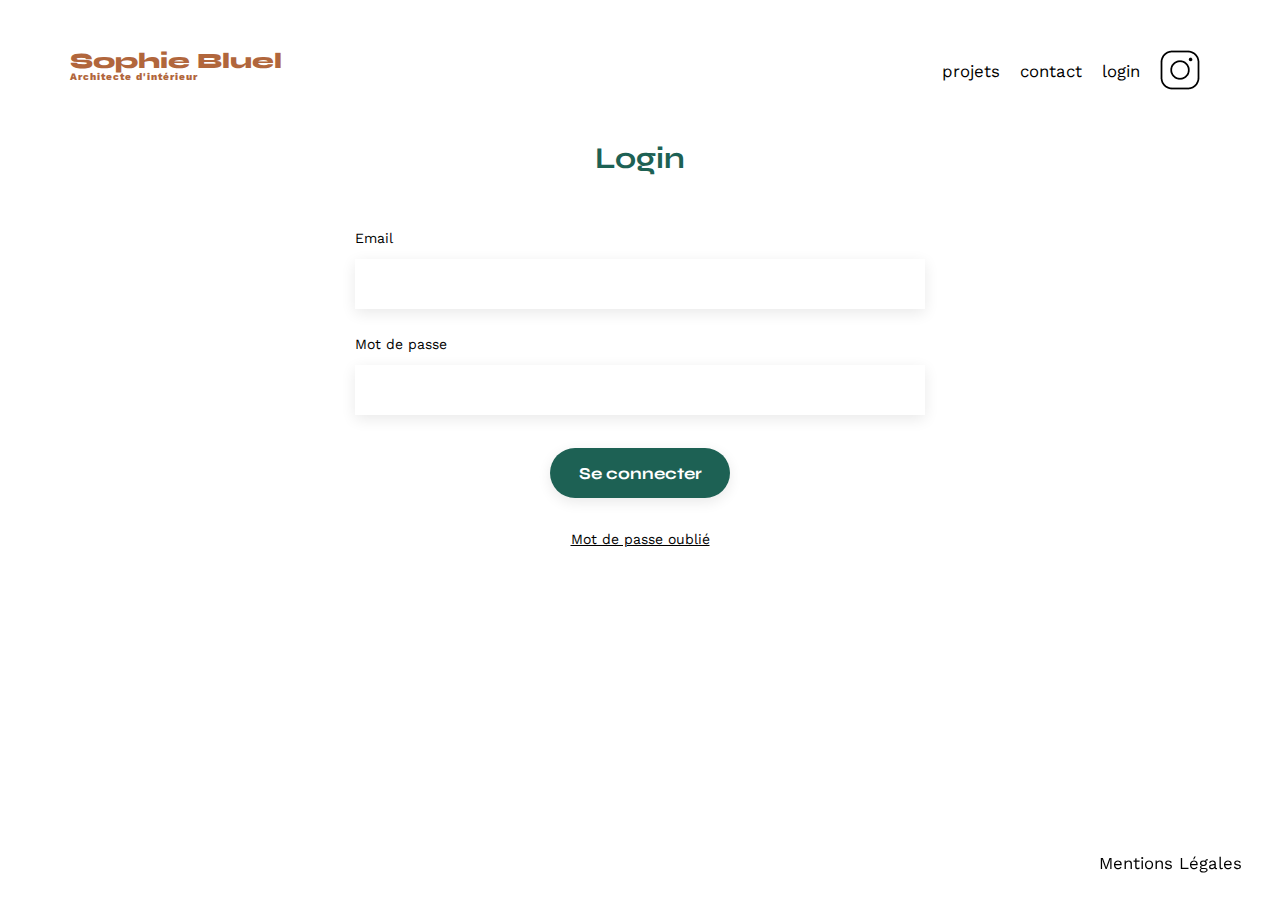
<file: FrontEnd/assets/login.html>
<!DOCTYPE html>
<html lang="fr">
<head>
	<meta charset="UTF-8">
	<title>Sophie Bluel - Architecte d'intérieur</title>
	<meta name="viewport" content="width=device-width, initial-scale=1.0">
	<link rel="preconnect" href="https://fonts.googleapis.com">
	<link rel="preconnect" href="https://fonts.gstatic.com" crossorigin>
	<link href="https://fonts.googleapis.com/css2?family=Syne:wght@700;800&family=Work+Sans&display=swap" rel="stylesheet">
	<meta name="description" content="">
	<link rel="stylesheet" href="./style.css">
	<script type ="module" src="./login.js"></script>
</head>
    <body>
    <header>
        <h1><a href="../index.html" alt="Homepage shortcut">Sophie Bluel <span>Architecte d'intérieur</span></a></h1>
        <nav>
            <ul>
                <li><a href="../index.html" alt="projetspage">projets</a></li>
                <li>contact</li>
                <li>login</li>
                <li><img src="./icons/instagram.png" alt="Instagram"></li>
            </ul>
        </nav>
    </header>
    <main>
        <section id="login" class="forms">
            <h2>Login</h2>
            <form action="#" method="post">
                <label for="email">Email</label>
                <input type="email" name="loginemail">
                <label for="message">Mot de passe</label>
                <input type="password" name="loginpassword">
                <input type="submit" value="Se connecter">
                <a href="#">Mot de passe oublié</a>
            </form>
        </section>
    </main>
    <footer class="footer_login">
        <nav>
            <ul>
                <li>Mentions Légales</li>
            </ul>
        </nav>
    </footer>
</body>
</html>
</file>
<file: FrontEnd/assets/style.css>
/* http://meyerweb.com/eric/tools/css/reset/
   v2.0 | 20110126
   License: none (public domain)
*/

html, body, div, span, applet, object, iframe,
h1, h2, h3, h4, h5, h6, p, blockquote, pre,
a, abbr, acronym, address, big, cite, code,
del, dfn, em, img, ins, kbd, q, s, samp,
small, strike, strong, sub, sup, tt, var,
b, u, i, center,
dl, dt, dd, ol, ul, li,
fieldset, form, label, legend,
table, caption, tbody, tfoot, thead, tr, th, td,
article, aside, canvas, details, embed,
figure, figcaption, footer, header, hgroup,
menu, nav, output, ruby, section, summary,
time, mark, audio, video {
	margin: 0;
	padding: 0;
	border: 0;
	font-size: 100%;
	font: inherit;
	vertical-align: baseline;
}
/* HTML5 display-role reset for older browsers */
article, aside, details, figcaption, figure,
footer, header, hgroup, menu, nav, section {
	display: block;
}
body {
	line-height: 1;
}
ol, ul {
	list-style: none;
}
blockquote, q {
	quotes: none;
}
blockquote:before, blockquote:after,
q:before, q:after {
	content: '';
	content: none;
}
table {
	border-collapse: collapse;
	border-spacing: 0;
}
a {
	text-decoration: none;
	color: #000;
}
/** end reset css**/

body {
	max-width: 1140px;
	margin:auto;
	font-family: 'Work Sans' ;
	font-size: 14px;
}

header {
	display: flex;
	justify-content: space-between;
	margin: 50px 0
}

section {
	margin: 50px 0
}

h1 > a {
	display: flex;
	flex-direction: column;
	font-family: 'Syne';
	font-size: 22px;
	font-weight: 800;
	color: #B1663C
}

h1 > a > span {
	font-family: 'Work Sans';
	font-size: 10px;
	letter-spacing: 0.1em;
}

h2 {
	font-family: 'Syne';
	font-weight: 700;
	font-size: 30px;
	color: #1D6154
}

nav ul {
	display: flex;
	align-items: center;
	list-style-type: none;

}

nav li {
	padding: 0 10px;
	font-size: 1.2em;
}

li:hover {
	color: #B1663C;
}

li > a:hover {
	color: #B1663C;
}

#introduction {
	display: flex;
	align-items: center;
}

#introduction figure {
	flex: 1;
	margin: auto;
}

#introduction img {
	display: block;
	width: 80%;
	margin-bottom: 0.5em;
}

#introduction article {
	flex: 1
}

#introduction h2 {
	margin-top: 0.4em;
	margin-bottom: 1em;
}

#introduction p {
	margin-bottom: 0.5em;
}

#portfolio {
	display: flex;
	flex-direction: column;
	margin-bottom: 1em;
}

#portfolio h2 {
	text-align: center;
}

.gallery {
	width: 100%;
	display: grid;
	grid-template-columns: 1fr 1fr 1fr;
	grid-column-gap: 20px;
	grid-row-gap: 20px;
}

.gallery img {
	width: 100%;
}

.filters {
	display: flex;
	justify-content: center;
	gap: 1em
}

.btn {
	font-size: 1.15em;
    font-weight: 700;
	font-family: "Syne";
	color: #1D6154;
    border: 2px solid;
    border-color: #1D6154;
    border-radius: 50px;
    background-color: #fff;
    padding: 0.5em 1.2em;
	min-width: 6em;
	cursor: pointer;
}

.selected_button {
	color: #fff;
	background-color: #1D6154;
}

.forms {
	width: 50%;
	margin: auto;
}

.forms > * {
	text-align: center;
}

.forms h2{
	margin-bottom: 20px;
}

.forms form {
	text-align: left;
	margin-top:30px;
	display: flex;
	flex-direction: column;
}

.forms input {
	height: 50px;
	font-size: 1.2em;
	border: none;
	box-shadow: 0px 4px 14px rgba(0, 0, 0, 0.09);
}

.forms label {
	margin: 2em 0 1em 0;
}

.forms textarea {
	border: none;
	box-shadow: 0px 4px 14px rgba(0, 0, 0, 0.09);
}

.forms a {
	text-align: center;
	text-decoration: underline;
}

input[type="submit"] {
	font-family: 'Syne';
	font-weight: 700;
	color: white;
	background-color: #1D6154;
	margin : 2em auto ;
	width: 180px;
	text-align: center;
	border-radius: 60px ;
}

footer nav ul {
	display: flex;
	justify-content: flex-end;
	margin: 2em
}

/* Login footer */
.footer_login {
	position: fixed;
	bottom: 0; 
	left: 0;
	width: 100%;
}

/* Logged in website */
.display_none {
	display: none !important;
}

.logged_in_div {
	display: flex;
	justify-content: center;
	align-items: center;
	gap: 10px;
	font-size: 16px;
	width: 100%;	
	background-color: #000;
	color: #fff;
}

.logged_in_div > button {
	border-radius: 60px;
	padding: 0.8em 1.5em;
	margin: 0.5em;
	background-color: #fff;
	color: #000;
}

#projets {
	display: flex;
	justify-content: center;
	align-items: center;
	gap: 15px;
}

.btn-modifier {
	font-family: Work Sans;
	font-size: 14px;
	border: none;
	background-color: #fff;
}

/* Modale admin */

* {box-sizing: border-box;}

.modal {
    display: flex;
    align-items: center;
    justify-content: center;
    position : fixed;
    top: 0;
    left: 0;
    width: 100%;
    height: 100%;
    background-color: rgba(0,0,0,0.7);
    animation: fadeIn 0.8s both;
}

.modal-wrapper {
	position: relative;
	display: flex;
	flex-direction: column;
	justify-content: center;
	align-items: center;
	border-radius: 10px;
	overflow: auto;
	height: 775px;
    width: 630px;
    max-height: calc(100vh - 20px);
    max-width: calc(100vw - 20px);
    padding: 20px 50px;
    background-color: #FFF;
    animation: slideFromTop 0.8s both;
}

.modal-wrapper h2 {
	color: #000;
	font-family: "Work Sans" ;
	font-weight: 400;
	margin-top: 25px;
	margin-bottom: 40px;
}

.modal-wrapper > a {
	color: #B1663C;
	text-align: center;
	font-size: 1em;
	font-family: "Syne";
	margin-bottom: 27px;
}

.add-modal-btns {
	position: absolute;
    top: 25px;
    display: flex;
    justify-content: center;
    gap: 520px;
    width: 100%;
}

.modal-add-project-close-xmark {
	align-self: flex-end;
	border: none;
	background-color: #FFF;
}

.modal-gallery-close-xmark {
	position: absolute;
	right: 28px;
	top: 25px;
	align-self: flex-end;
	border: none;
	background-color: #FFF;
	margin-bottom: 10px;
}

.previous-modal-arrowleft {
	border: none;
	background-color: #FFF;
}

#addPhoto,
.validate-btn {
	padding: 12px 50px;
	font-family: 'Syne';
    font-weight: 700;
    color: white;
    background-color: #1D6154;
    margin: 20px 0px;
    text-align: center;
	border: none;
    border-radius: 60px;
}

.modal[aria-hidden="true"] {
    animation-name: fadeOut;
}

.modal[aria-hidden="true"] .modal-wrapper{
    animation-name: slideFromBottom;
}

@keyframes fadeIn {
    from {opacity: 0;}
    to {opacity: 1;}
}

@keyframes fadeOut {
    from {opacity: 1;}
    to {opacity: 0;}
}

@keyframes slideFromTop {
    from { transform: translateY(-50px);}
    to { transform: translateY(0px);}
}

@keyframes slideFromBottom {
    from { transform: translateY(0px);}
    to { transform: translateY(50px);}
}

#modal-gallery {
	max-width: 480px;
	display: grid;
	grid-template-columns: repeat(5, 1fr);
	grid-column-gap: 10px;
	grid-row-gap: 10px;
}

#modal-gallery div {
	position: relative;
}

.fa-trash-can {
	position: absolute;
    background-color: black;
    color: white;
    border-radius: 6px;
	top: 3px;
	right: 3px;
	padding: 11px 4px 9px 3px;
}

.fa-arrows-up-down-left-right {
	opacity: 0;
	position: absolute;
    background-color: black;
    color: white;
    border-radius: 6px;
	top: 3px;
	right: 28px;
	padding: 11px 3px 9px 3px;
}

#modal-gallery > div:hover .fa-arrows-up-down-left-right {
	opacity: 1;
} 

#modal-gallery img {
	width: 100%;
}

#modal-admin hr {
	margin-top: 60px;
	color: #B3B3B3;
	width: 480px;
	height: 0px;
}

/* modal upload projet */
.upload-content {
  	border-radius: 3px;
	width: 480px;
}

.upload-img {
	display: flex;
  	flex-direction: column;
  	align-items: center;
	background: #E8F1F6;
	border-radius: 3px;
	width: 480px;
	height: 195px;
  	gap: 13px;
	padding: 15px;
	margin: auto;
	margin-bottom: 30px;
}

.upload-img > p {
	font-size: 10px;
}

.default-photo {
	margin-bottom: -50px;
  	width: 120px;
}

.input-img-btn {
	position: relative;
	bottom: -45px;
	opacity: 0;
	height: 35px;
	width: 100%;
}

.ajout-btn {
	color: #306685;
	background: #CBD6DC;
	border-radius: 50px;
	height: 35px;
	width: 170px;
  	border: none;
	font-family: "Syne";
  	font-weight: 500;
  	font-size: 14px;
}

.input-title, 
.input-select {
	height: 50px;
	background: #ffffff;
	box-shadow: 0px 4px 14px 0px rgba(0, 0, 0, 0.09);
	border: none;
	width: 100%;
	margin: 10px 0px 21px;
}

.upload-title-category {
	margin: 10px 0px;
}

#add-project hr {
	margin: 25px 0 30px;
	color: #B3B3B3;
	width: 480px;
	height: 0px;
}

.validate {
	background: #a7a7a7;
	border-radius: 60px;
}
  
.validate:hover {
	background-color: #1d6154;
}

.showimage {
	display: flex;
	justify-content: center;
	height: 195px;
	margin: auto;
	margin-bottom: 30px;
	background-color: #E8F1F6;
}

.showimage > img {
	height: 195px;
	width: auto;
}

#error-msg {
	display: block;
	width: 100%;
	height: 30px;
	color: red;
	font-weight: bolder;
	margin-top: -10px;
	margin-bottom: -10px;
	font-size: 16px;
	text-align: center;
}

#logout {
	cursor: pointer;
}
</file>
